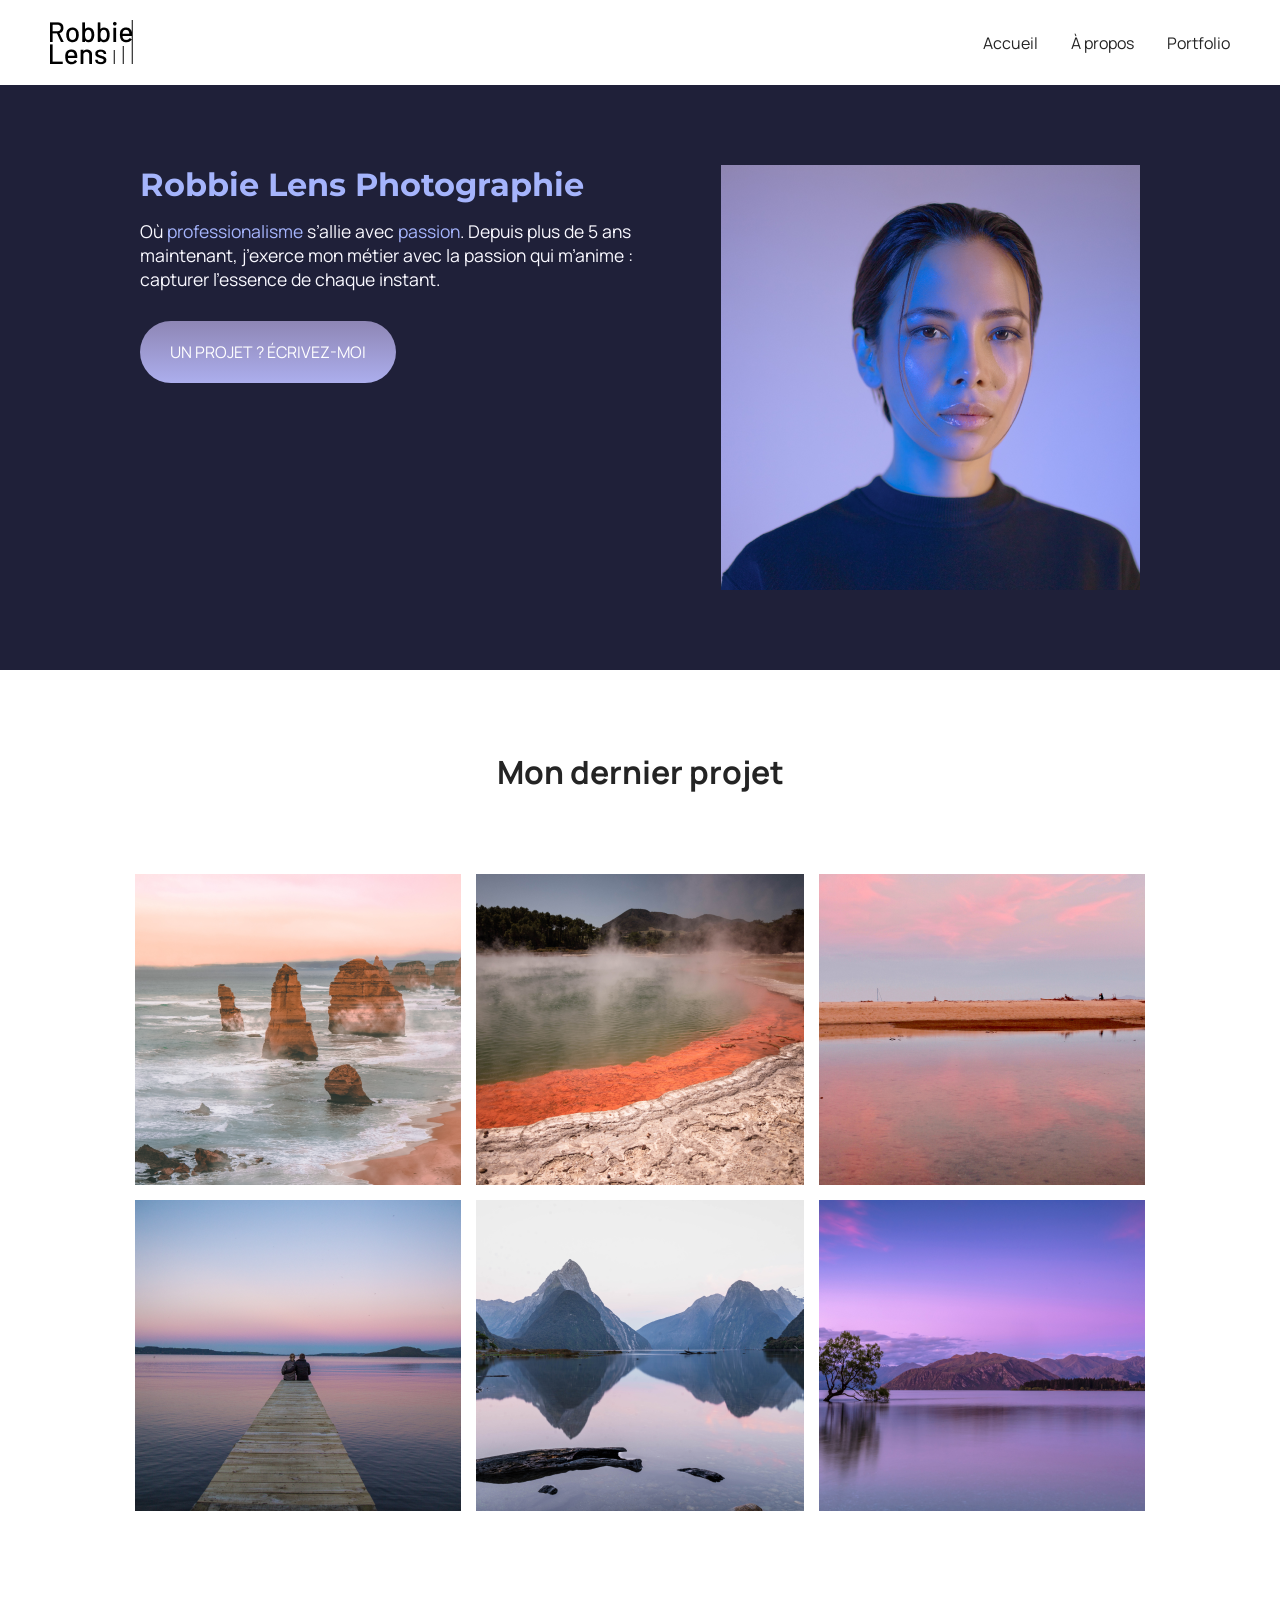
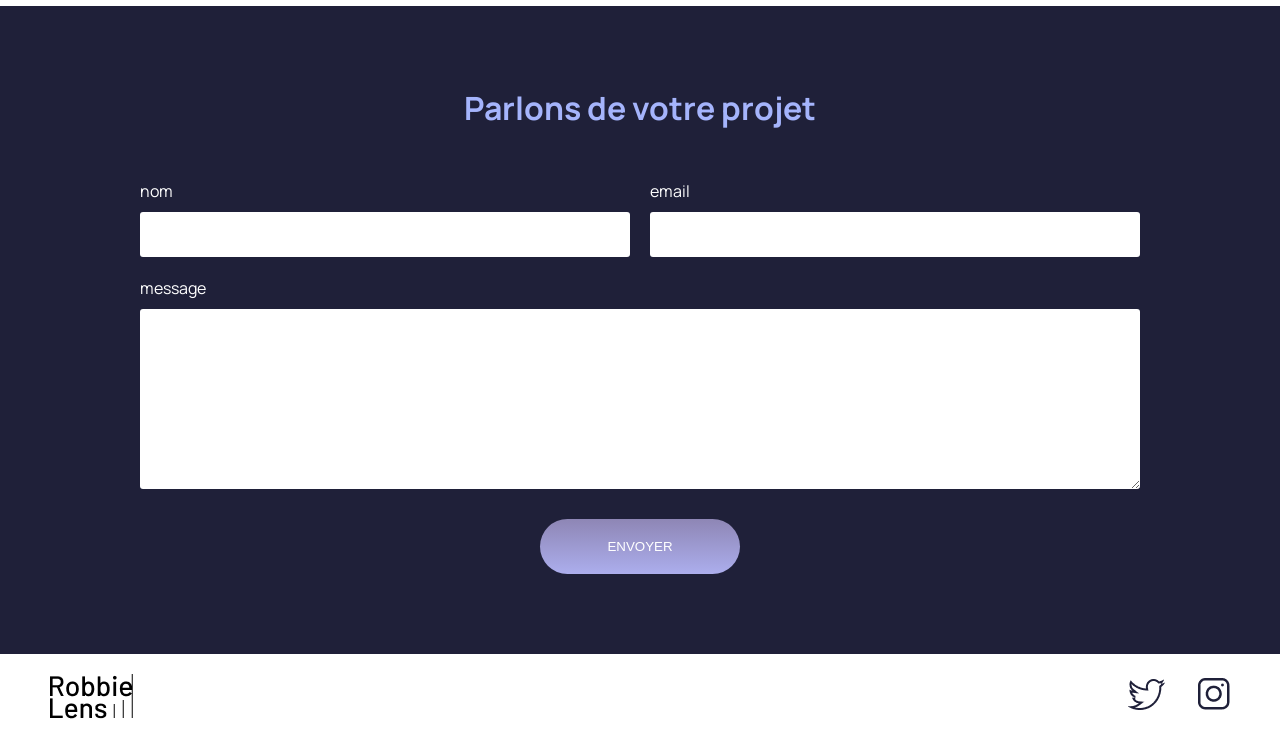
<file: N2/Web/index.html>
<!DOCTYPE html>
<html lang="fr">

<head>
    <meta charset="utf-8" >
    <title>Accueil - Robbie Lens Photographie</title>
    <link href="style/style.css" rel="stylesheet" >
    <link href="style/index.css" rel="stylesheet" >
    <link rel="preconnect" href="https://fonts.googleapis.com">
    <link rel="preconnect" href="https://fonts.gstatic.com" crossorigin>
    <link href="https://fonts.googleapis.com/css2?family=Manrope&family=Montserrat&display=swap" rel="stylesheet">
</head>

<body>
    <header>
        <nav>
            <img src="images/logo.png" alt="Logo Robbie Lens" >
            <div>
                <a href="index.html">Accueil</a>
                <a href="a-propos.html">À propos</a>
                <a href="portfolio.html">Portfolio</a>
            </div>
        </nav>
    </header>
    <main>
        <section class="accueil-introduction">
            <div>
                <h1>Robbie Lens Photographie</h1>
                <p>
                    Où <em>professionalisme</em> s’allie avec <em>passion</em>. Depuis
                    plus de 5 ans maintenant, j’exerce mon métier avec la passion
                    qui m’anime : capturer l’essence de chaque instant.
                </p>
                <a href="#contact" class="cta">UN PROJET ? ÉCRIVEZ-MOI</a>
            </div>
            <img src="images/robbie-lens.png" alt="Portrait avec effet de la photographe Robbie Lens" >
        </section>
        <section class="accueil-photos">
            <h2>Mon dernier projet</h2>
            <div>
                <img src="images/accueil/element-1.png" alt="Twelve apostles - Australie" >
                <img src="images/accueil/element-2.png" alt="Wai-O-Tapu - Nouvelle-Zélande" >
                <img src="images/accueil/element-3.png" alt="Parc National d’Abel Tasman - Nouvelle-Zélande" >
            </div>
            <div>
                <img src="images/accueil/element-4.png" alt="Lac Rotorua - Nouvelle-Zélande" >
                <img src="images/accueil/element-5.png" alt="Milford Sound - Nouvelle-Zélande" >
                <img src="images/accueil/element-6.png" alt="Lac Wanaka - Nouvelle-Zélande" >
            </div>
        </section>
        <section id="contact" class="section-contact">
            <h2>Parlons de votre projet</h2>
            <form method="get" action="#">
                <div class="form-nom-email">
                    <div class="form-column">
                        <label for="nom">nom</label>
                        <input type="text" name="nom" id="nom" >
                    </div>
                    <div class="form-column">
                        <label for="email">email</label>
                        <input type="email" name="email" id="email" >
                    </div>
                </div>
                <label for="message">message</label>
                <textarea name="message" id="message" rows="10"></textarea>
                <input type="submit" value="ENVOYER" class="cta" >
            </form>
        </section>
    </main>
    <footer>
        <img src="images/logo.png" alt="Logo Robbie Lens" >
        <div>
            <a target="_blank" href="https://twitter.com/" class="lien-icone">
                <img src="images/twitter.png" alt="Logo Twitter" >
            </a>
            <a target="_blank" href="https://www.instagram.com/" class="lien-icone">
                <img src="images/instagram.png" alt="Logo Instagram" >
            </a>
        </div>
    </footer>
</body>

</html>
</file>
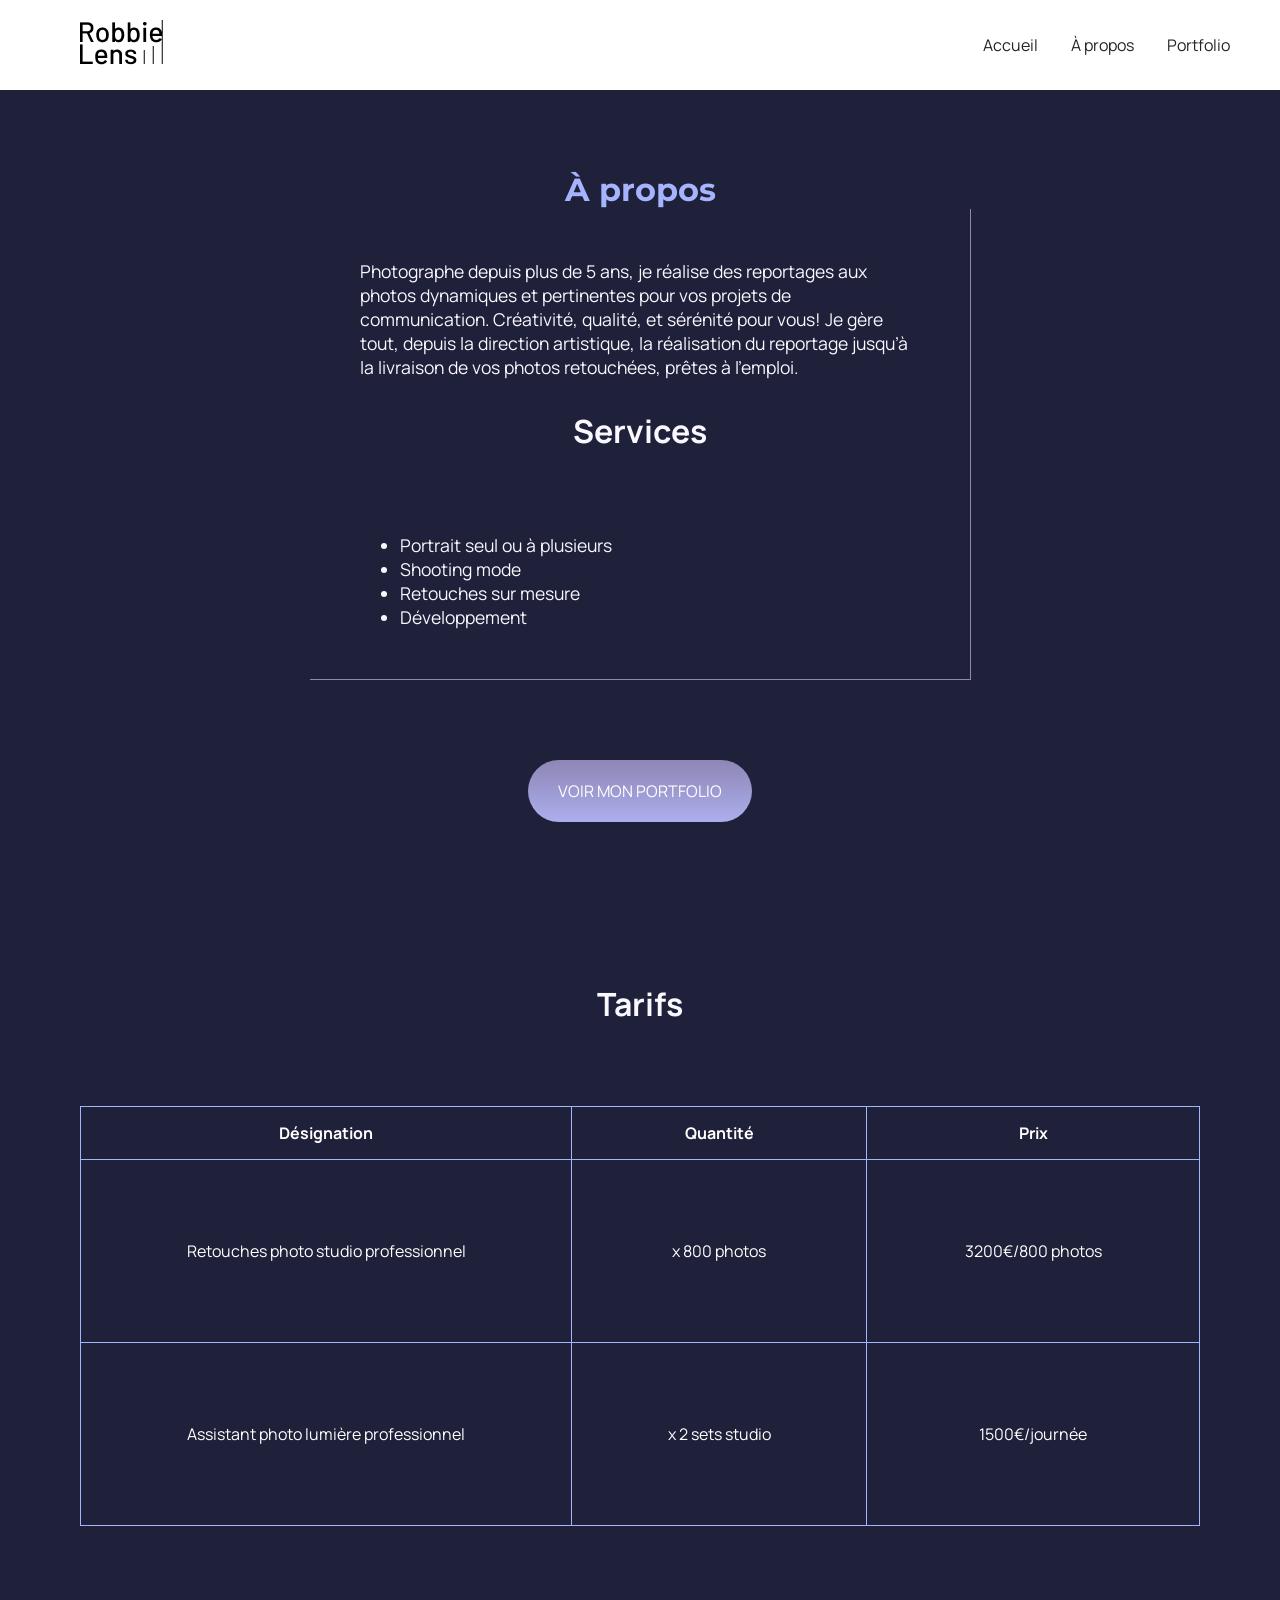
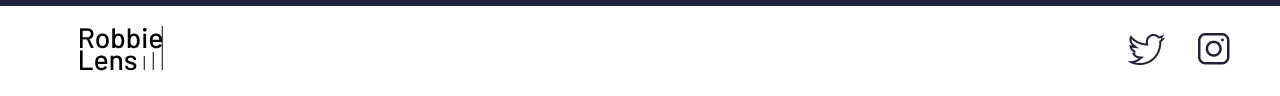
<file: N2/Web/a-propos.html>
<!DOCTYPE html>
<html lang="fr">

<head>
    <meta charset="utf-8" >
    <title>À propos - Robbie Lens Photographie</title>
    <link href="style/style.css" rel="stylesheet" >
    <link href="style/a-propos.css" rel="stylesheet" >
    <link rel="preconnect" href="https://fonts.googleapis.com">
    <link rel="preconnect" href="https://fonts.gstatic.com" crossorigin>
    <link href="https://fonts.googleapis.com/css2?family=Manrope&family=Montserrat&display=swap" rel="stylesheet">
</head>

<body>
    <header>
        <nav>
            <a href="index.html" class="lien-icone">
                <img src="images/logo.png" alt="Logo Robbie Lens" >
            </a>
            <div>
                <a href="index.html">Accueil</a>
                <a href="a-propos.html">À propos</a>
                <a href="portfolio.html">Portfolio</a>
            </div>
        </nav>
    </header>
    <main class="a-propos-main">
        <section>
            <h1>À propos</h1>
            <div class="carre-contenu">
                <p>
                    Photographe depuis plus de 5 ans, je réalise des reportages aux photos dynamiques et pertinentes pour vos projets de
                    communication. Créativité, qualité, et sérénité pour vous! Je gère tout, depuis la direction artistique, la réalisation
                    du reportage jusqu’à la livraison de vos photos retouchées, prêtes à l’emploi.
                </p>
                <h2>Services</h2>
                <ul>
                    <li>Portrait seul ou à plusieurs</li>
                    <li>Shooting mode</li>
                    <li>Retouches sur mesure</li>
                    <li>Développement</li>
                </ul>
            </div>
            <div>
                <a href="portfolio.html" class="cta">VOIR MON PORTFOLIO</a>
            </div>
        </section>
        <section class="tarifs">
            <h2>Tarifs</h2>
            <table>
                <thead>
                    <tr>
                        <th>Désignation</th>
                        <th>Quantité</th>
                        <th>Prix</th>
                    </tr>
                </thead>
                <tbody>
                    <tr>
                        <td>Retouches photo
                            studio professionnel</td>
                        <td>x 800 photos</td>
                        <td>3200€/800 photos</td>
                    </tr>
                    <tr>
                        <td>Assistant photo
                            lumière professionnel</td>
                        <td>x 2 sets studio</td>
                        <td>1500€/journée</td>
                    </tr>
                </tbody>
            </table>

        </section>
    </main>
    <footer>
        <a href="index.html" class="lien-icone">
            <img src="images/logo.png" alt="Logo Robbie Lens" >
        </a>
        <div>
            <a target="_blank" href="https://twitter.com/" class="lien-icone">
                <img src="images/twitter.png" alt="Logo Twitter" >
            </a>
            <a target="_blank" href="https://www.instagram.com/" class="lien-icone">
                <img src="images/instagram.png" alt="Logo Instagram" >
            </a>
        </div>
    </footer>
</body>

</html>
</file>
<file: N2/Web/style/style.css>
* {
  margin: 0;
}

body {
  font-family: 'Manrope', sans-serif;
  font-size: 1em;
  background-color: #1f2039;
}

a {
  color: #242424;
  text-decoration: none;
}

em {
  color: #a5b4fc;
  font-style: normal;
}

h1 {
  font-size: 3.5em;
  color: #a5b4fc;
  font-family: 'Montserrat', sans-serif;
}

h2 {
  color: #f9f8ff;
}

p,
li {
  font-size: 1.1em;
  color: #f9f8ff;
}

header,
footer {
  background-color: white;
  padding: 20px 50px;
}

.cta {
  display: inline-block;
  background: linear-gradient(#8e86b5, #acaeed);
  color: white;
  border-radius: 50px;
  padding: 20px 30px;
}

a:hover {
  text-decoration: underline;
}

.cta:hover {
  background: linear-gradient(#696484, #8788ba);
  text-decoration: none;
}

.lien-icone {
  margin-left: 30px;
}

.lien-icone:hover {
  opacity: 0.5;
}

section {
  padding: 80px;
}

footer,
nav {
  display: flex;
  flex-direction: row;
  align-items: center;
  justify-content: space-between;
}

nav a {
  margin-left: 30px;
}

h1 , h2 , h3, h4 {
  font-size: 2em;
}
</file>
<file: N2/Web/style/index.css>
.accueil-photos {
  background-color: white;
  padding: 80px;
}

.accueil-photos h2 {
  color: #242424;
  text-align: center;
  margin-bottom: 80px;
}

.accueil-photos div {
  display: flex;
  flex-direction: row;
  gap: 15px;
  justify-content: center;
  margin-bottom: 15px;
}

.accueil-introduction {
  display: flex;
  flex-direction: row;
  max-width: 1000px;
  align-items: flex-start;
  margin: auto;
}

.accueil-introduction h1 {
  margin-bottom: 15px;
}

.accueil-introduction p {
  margin-bottom: 30px;
}

.accueil-introduction div {
  padding-right: 80px;
}

.section-contact h2 {
  color: #a5b4fc;
  text-align: center;
  margin-bottom: 50px;
}

form {
  display: flex;
  flex-direction: column;
  max-width: 1000px;
  margin: auto;
  color: white;
}

.form-nom-email {
  display: flex;
  flex-direction: row;
  gap: 20px;
}

.form-column {
  flex: 1;
  display: flex;
  flex-direction: column;
  margin-bottom: 20px;
}

input,
textarea {
  padding: 15px;
  border-radius: 3px;
  border: none;
}

label {
  margin-bottom: 10px;
}

input[type='submit'] {
  width: 200px;
  margin: auto;
  margin-top: 30px;
}
</file>
<file: N2/Web/style/a-propos.css>
.carre-contenu {
  border-right: 1px solid #8e86b5;
  border-bottom: 1px solid #8e86b5;
  padding: 50px;
  width: 50%;
  margin: auto;
  margin-bottom: 80px;
}

.carre-contenu h2 {
  margin-top: 30px;
}

.carre-contenu ul {
  margin-top: 30px;
}

.carre-contenu + div {
  text-align: center;
}

.a-propos-main {
  margin: auto;
}

table {
  color: white;
  text-align: center;
  width: 100%;
  border-collapse: collapse;
}

td,
th {
  padding: 15px;
  border: 1px solid #a5b4fc;
}

td {
  padding: 80px;
}

h2 {
  margin-bottom: 80px;
}

h1,
h2 {
  text-align: center;
}

/* .tarifs {
  display: none;
}  */
</file>
